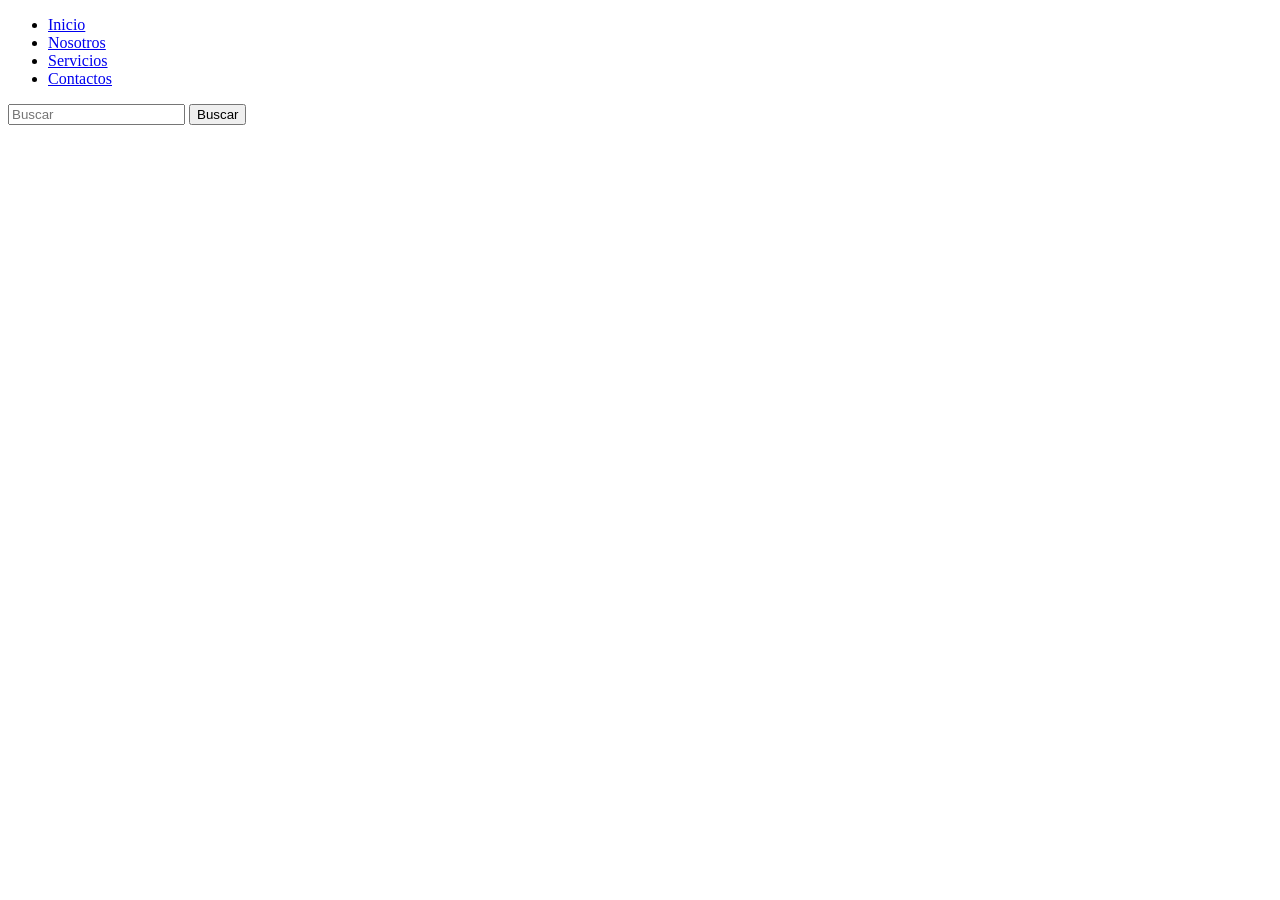
<file: 1P/navegador.html>
<!DOCTYPE html>
<html lang="en">
<head>
    <meta charset="UTF-8">
    <meta name="viewport" content="width=, initial-scale=1.0">
    <title>Document</title>
</head>
<body>
    <div class="contenedor">
        <div class="navegador">
            <ul>
                <li><a href="index.html">Inicio</a></li>
                <li><a href="nosotros.html">Nosotros</a></li>
                <li><a href="servicios.html">Servicios</a></li>
                <li><a href="contacto.html">Contactos</a></li>
            </ul>
            <input type="text" placeholder="Buscar">
            <button type="button">
                Buscar
            </button>
        </div>
    </div>
</body>
</html>
</file>
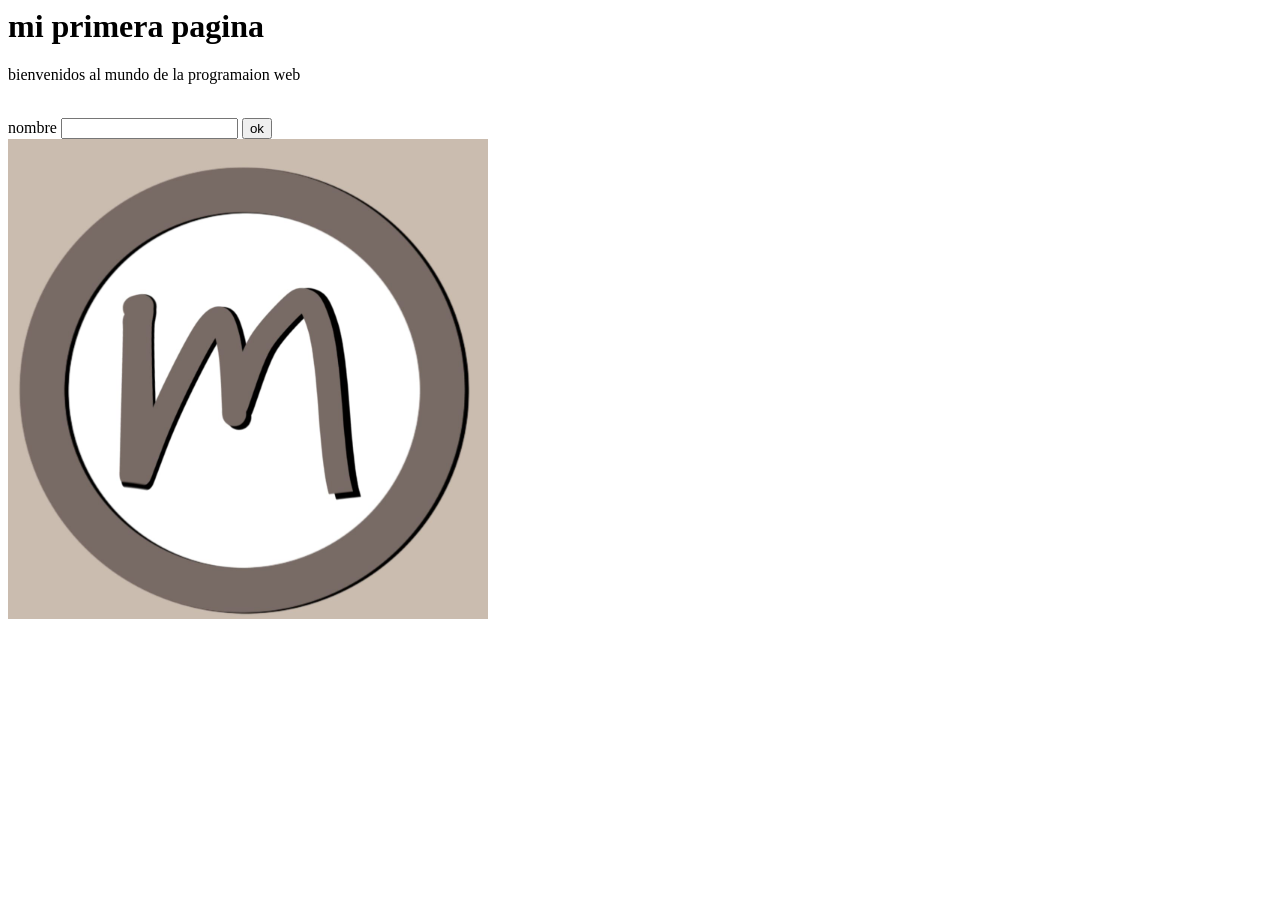
<file: 1P/practica1.html>
<html>
    <head>
        <title>mi primera pagina 4H</title>
    </head>

    <body>
        <h1>mi primera pagina</h1>
        <p>bienvenidos al mundo de la programaion web</p>
        <br>
        <label for="">nombre</label>
        <input type="text" name = "nombre" id = "nombre">
        <button>ok</button>
        <br>
        <img src="img/logo.jpg.jpeg" width="480">
    </body>
</html>
</file>
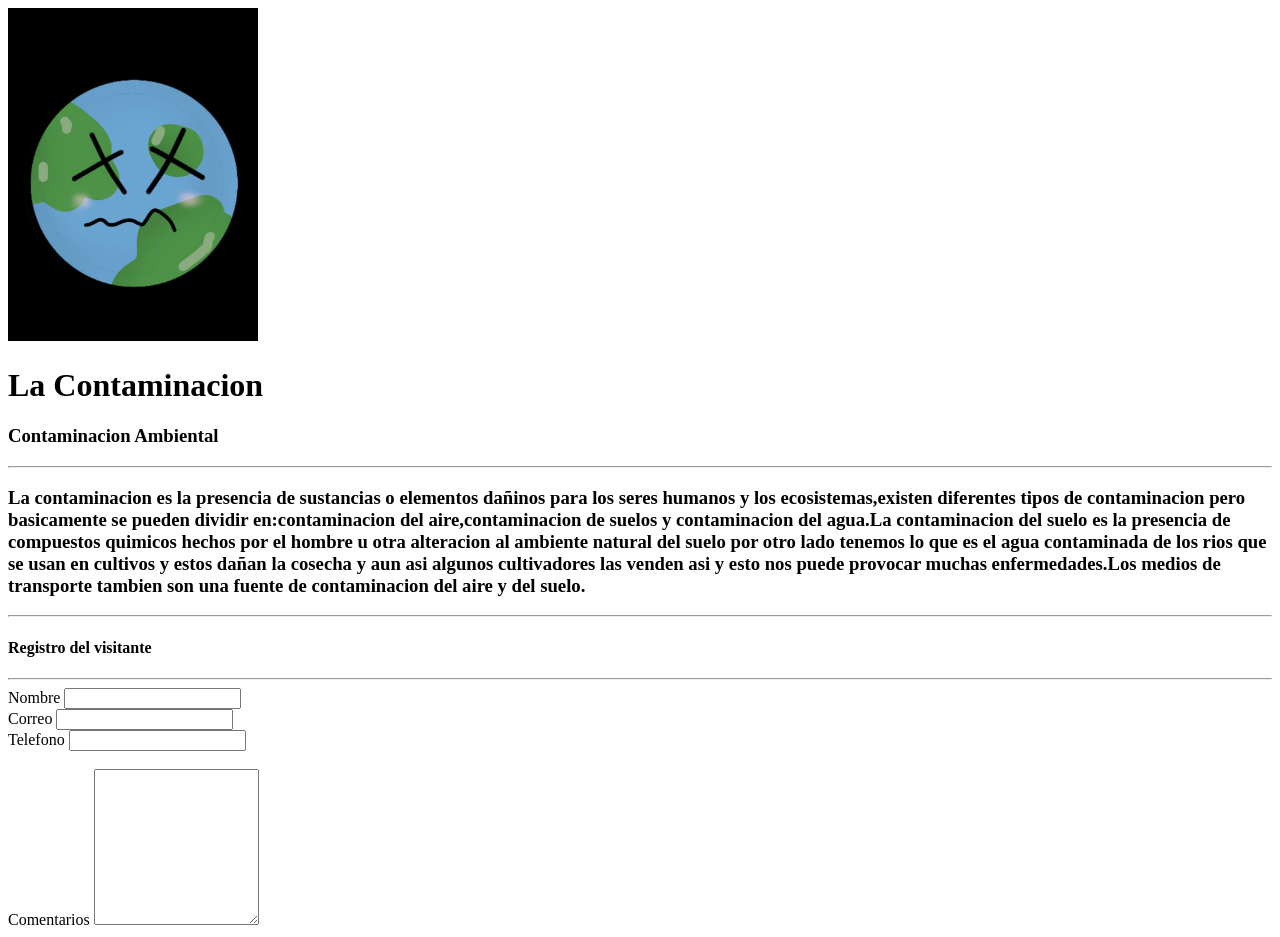
<file: 1P/practica2.html>
<!DOCTYPE html>
<html lang="en">
<head>
    <meta charset="UTF-8">
    <meta name="viewport" content="width=device-width, initial-scale=1.0">
    <title>Monserrat Hernandez</title>
</head>
<body>
<img src="img/contaminacion.jpg.jpeg" width="250">
<h1>La Contaminacion</h1>
<h3>Contaminacion Ambiental </h3>
<hr>
<h3>La contaminacion es la presencia de sustancias o elementos dañinos para los seres humanos y los ecosistemas,existen diferentes tipos de contaminacion pero basicamente se pueden dividir en:contaminacion del aire,contaminacion de suelos y contaminacion del agua.La contaminacion del suelo es la presencia de compuestos quimicos hechos por el hombre u otra alteracion al ambiente natural del suelo por otro lado tenemos lo que es el agua contaminada de los rios que se usan en cultivos y estos dañan la cosecha y aun asi algunos cultivadores las venden asi y esto nos puede provocar muchas enfermedades.Los medios de transporte tambien son una fuente de contaminacion del aire y del suelo.</h3>
<hr>
<h4>Registro del visitante</h4>
<hr>
<label for="">Nombre</label>
<input type="text">
<br>
<label for=>Correo</label>
<input type="email">
<br>
<label for="">Telefono</label>
<input type="text">
<br>
<br>
<label for="">Comentarios</label>

<textarea name="" id="" cols="18" rows="10" ></textarea>

    
</body>
</html>
</file>
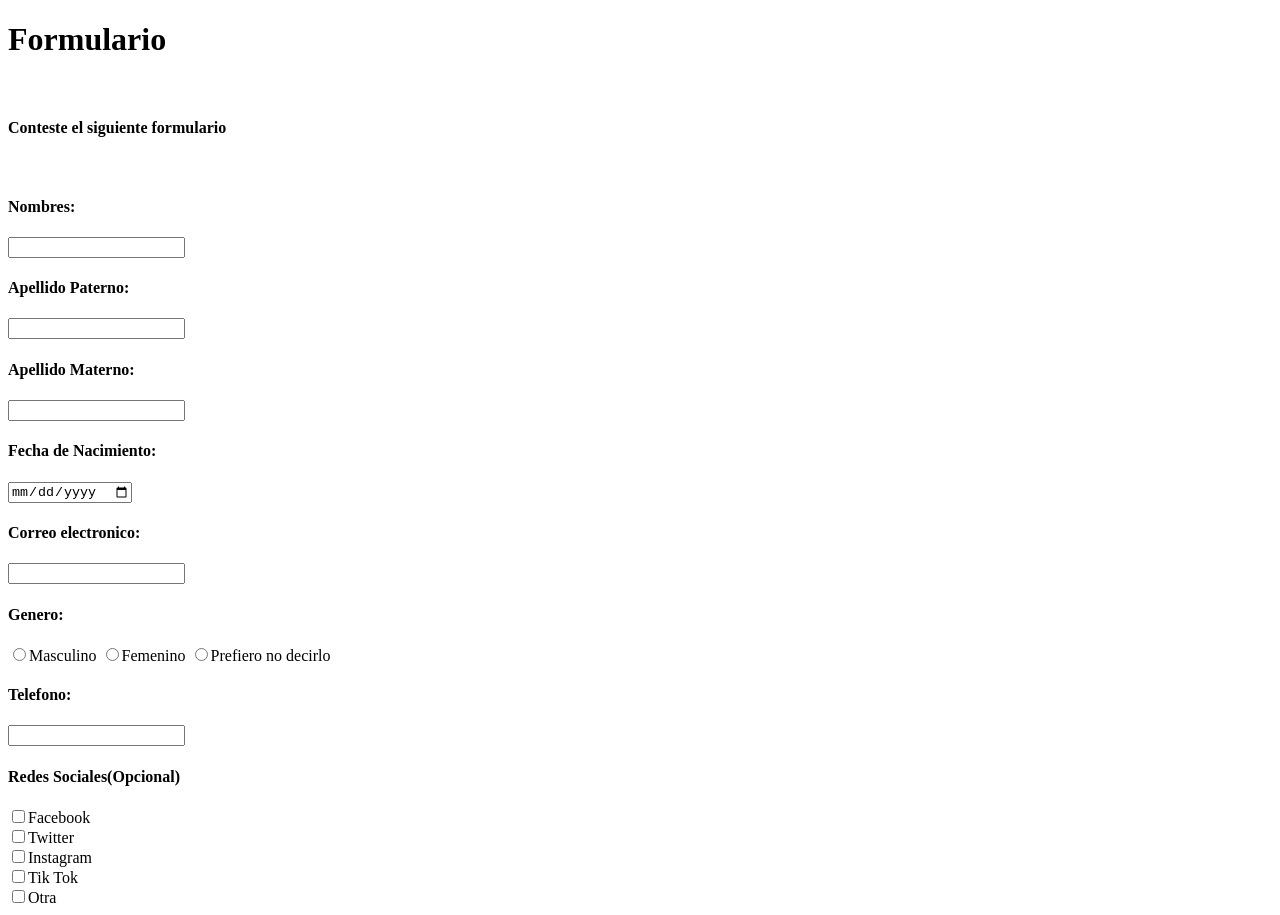
<file: 1P/practica3.html>
<!DOCTYPE html>
<html lang="en">
<head>
    <meta charset="UTF-8">
    <meta name="viewport" content="width=device-width, initial-scale=1.0">
    <title>Formulario</title>
</head>
<body>
    <h1>Formulario</h1>
    <br>
    <h4>Conteste el siguiente formulario</h4>
    <br>
    <h4>Nombres:</h4>
    <input type="nombre"name=>
    <br>
    <h4>Apellido Paterno:</h4>
    <input type="apellido_P" name=>
    <br>
    <h4>Apellido Materno:</h4>
    <input type="apellido_M" name=>
    <br>
    <h4>Fecha de Nacimiento:</h4>
    <input type="date"name=>
    <br>
    <h4>Correo electronico:</h4>
    <input type="email"name=>
    <br>
    <h4>Genero:</h4>
    <input type="radio" name="genero" id="">Masculino
    <input type="radio" name="genero" id="">Femenino
    <input type="radio" name="genero" id="">Prefiero no decirlo
    <br>
    <h4>Telefono:</h4>
    <input type="numero_telefono"name=>
    <br>
    <h4>Redes Sociales(Opcional)</h4>
    <input type="checkbox" name="Facebook" id="">Facebook<br>
    <input type="checkbox" name="Twitter" id="">Twitter<br>
    <input type="checkbox" name="Instagram" id="">Instagram<br>
    <input type="checkbox" name="Tik Tok" id="">Tik Tok<br>
    <input type="checkbox" name="Otra" id="">Otra<br>

</body>
</html>
</file>
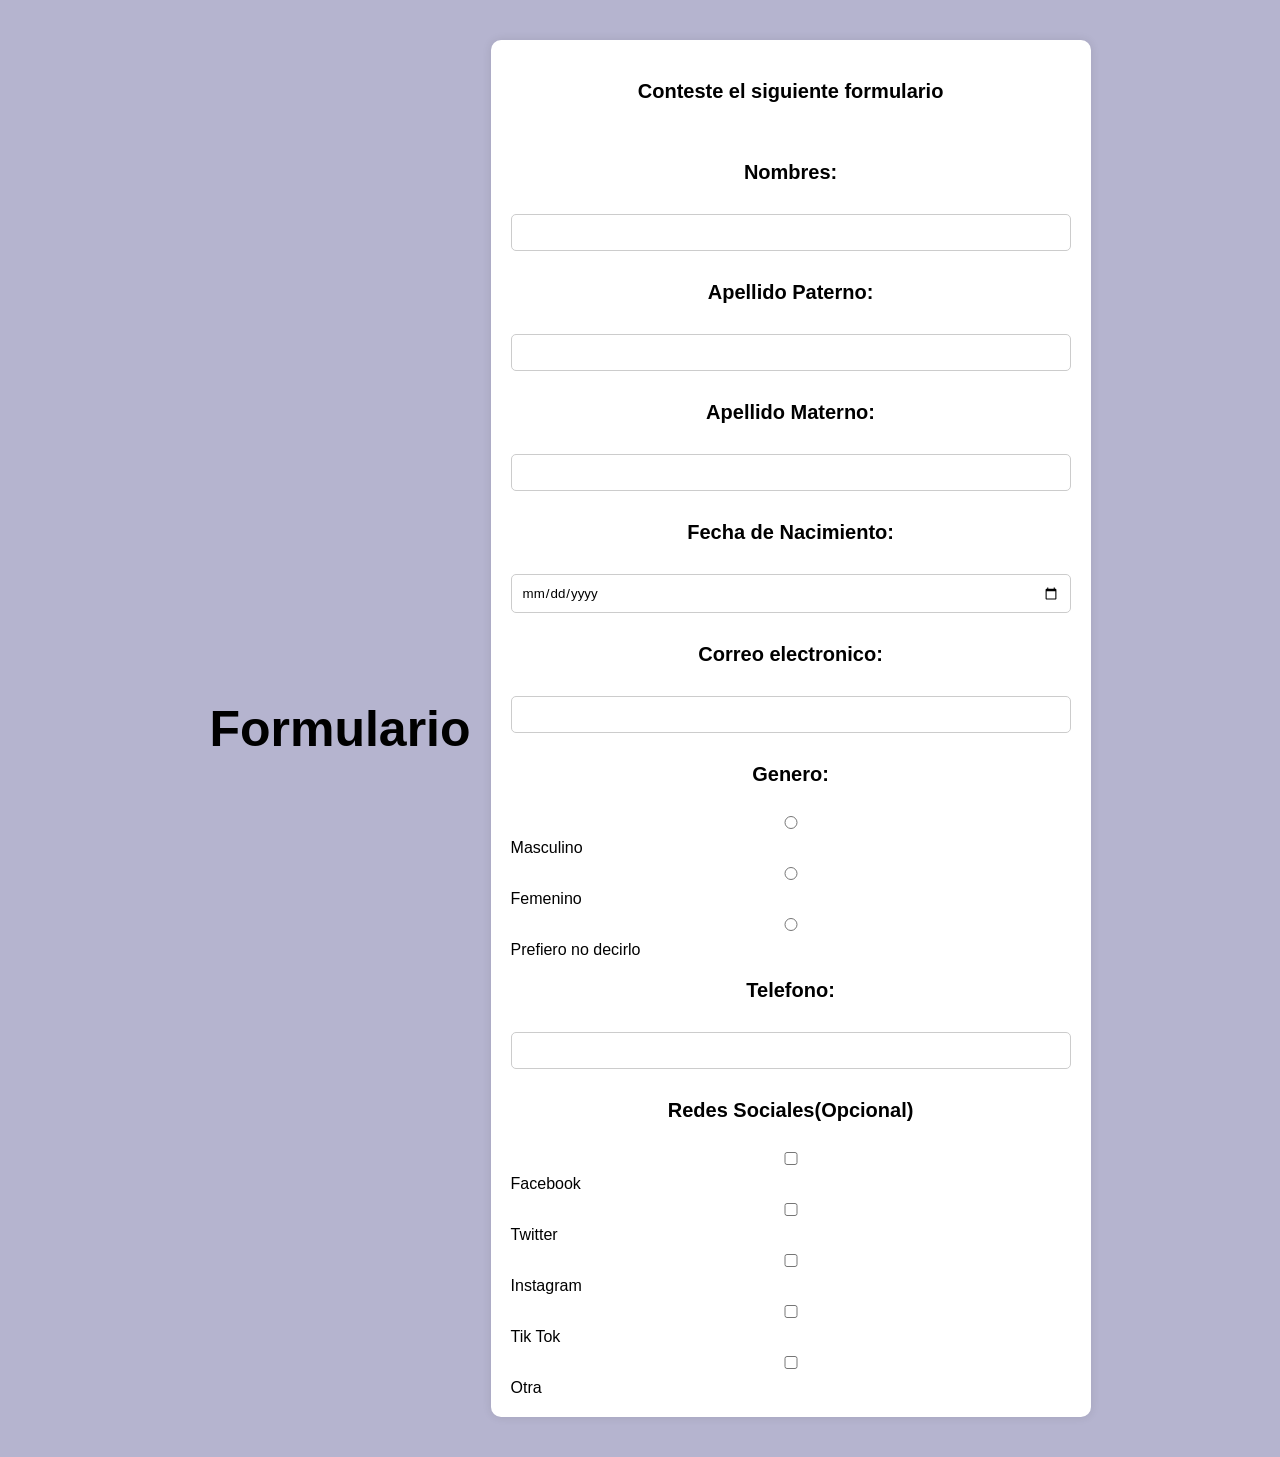
<file: 1P/practica4.html>
<!DOCTYPE html>
<html lang="en">
<head>
    <meta charset="UTF-8">
    <meta name="viewport" content="width=device-width, initial-scale=1.0">
    <title>Formulario</title>
    <link rel="stylesheet" href="css/miestilo.css">
    
</head>
<body>

    <h1>Formulario</h1>
    
    <div class="contenedor">
        <h4>Conteste el siguiente formulario</h4>
        <br>
        <h4>Nombres:</h4>
        <input type="nombre"name=>
        <br>
        <h4>Apellido Paterno:</h4>
        <input type="apellido_P" name=>
        <br>
        <h4>Apellido Materno:</h4>
        <input type="apellido_M" name=>
        <br>
        <h4>Fecha de Nacimiento:</h4>
        <input type="date"name=>
        <br>
        <h4>Correo electronico:</h4>
        <input type="email"name=>
        <br>
        <h4>Genero:</h4>
        <input type="radio" name="genero" id="">Masculino
        <input type="radio" name="genero" id="">Femenino
        <input type="radio" name="genero" id="">Prefiero no decirlo
        <br>
        <h4>Telefono:</h4>
        <input type="numero_telefono"name=>
        <br>
        <h4>Redes Sociales(Opcional)</h4>
        <input type="checkbox" name="Facebook" id="">Facebook<br>
        <input type="checkbox" name="Twitter" id="">Twitter<br>
        <input type="checkbox" name="Instagram" id="">Instagram<br>
        <input type="checkbox" name="Tik Tok" id="">Tik Tok<br>
        <input type="checkbox" name="Otra" id="">Otra<br>
    
    </div>
    
</body>
</html>
</file>
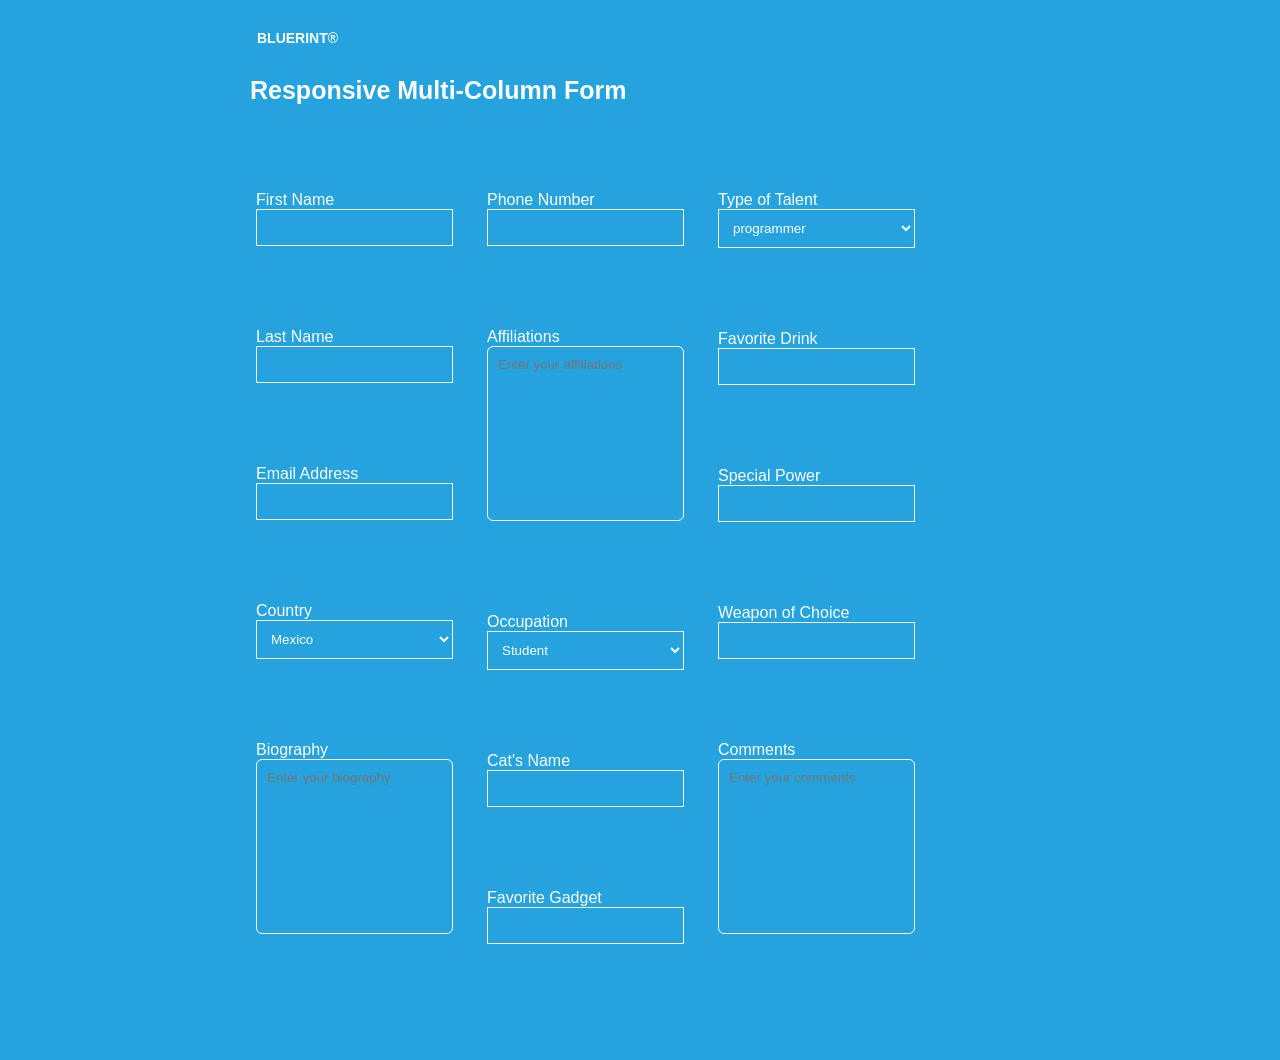
<file: 2P/pagina1.html>
<!DOCTYPE html>
<html lang="en">
  <head>
    <meta charset="UTF-8" />
    <meta
      name="viewport"
      content="width=device-width, initial-scale=1.0, viewport-fit=cover"
    />
    <link rel="stylesheet" href="css/css1.css" />
    <title>Document</title>
  </head>
  <body>
    <div class="container">
      <h5>BLUERINT®</h5>
      <header>Responsive Multi-Column Form</header>
      <form action="#">
        <div class="form first">
          <div class="details personal">
            <div class="fields">
              <div class="columna 1">
                <div class="input-field">
                  <label for="first-name">First Name</label>
                  <input type="text" id="first-name" required />
                </div>

                <div class="input-field">
                  <label for="last-name">Last Name</label>
                  <input type="text" id="last-name" required />
                </div>

                <div class="input-field">
                  <label for="email">Email Address</label>
                  <input type="email" id="email" required />
                </div>

                <div class="input-field">
                  <label for="country">Country</label>
                  <select id="country">
                    <option value="option1">Mexico</option>
                    <option value="option2">EEUU</option>
                    <option value="option3">CANADA</option>
                  </select>
                </div>

                <div class="input-field">
                  <label for="biography">Biography</label>
                  <textarea
                    id="biography"
                    placeholder="Enter your biography"
                    required
                  ></textarea>
                </div>
              </div>

              <div class="columna 2">
                <div class="input-field">
                  <label for="phone">Phone Number</label>
                  <input type="text" id="phone" required />
                </div>

                <div class="input-field">
                  <label for="affiliations">Affiliations</label>
                  <textarea
                    id="affiliations"
                    placeholder="Enter your affiliations"
                    required
                  ></textarea>
                </div>

                <div class="input-field">
                  <label for="occupation">Occupation</label>
                  <select id="occupation">
                    <option value="option1">Student</option>
                    <option value="option2">musician</option>
                    <option value="option3">gamer</option>
                  </select>
                </div>

                <div class="input-field">
                  <label for="cat-name">Cat's Name</label>
                  <input type="text" id="cat-name" required />
                </div>

                <div class="input-field">
                  <label for="gadget">Favorite Gadget</label>
                  <input type="text" id="gadget" required />
                </div>
              </div>

              <div class="columna 3">
                <div class="input-field">
                  <label for="talent">Type of Talent</label>
                  <select id="talent">
                    <option value="option1">programmer</option>
                    <option value="option2">mathematical</option>
                    <option value="option3">designer</option>
                  </select>
                </div>

                <div class="input-field">
                  <label for="drink">Favorite Drink</label>
                  <input type="text" id="drink" required />
                </div>

                <div class="input-field">
                  <label for="power">Special Power</label>
                  <input type="text" id="power" required />
                </div>

                <div class="input-field">
                  <label for="weapon">Weapon of Choice</label>
                  <input type="text" id="weapon" required />
                </div>

                <div class="input-field">
                  <label for="comments">Comments</label>
                  <textarea
                    id="comments"
                    placeholder="Enter your comments"
                    required
                  ></textarea>
                </div>
              </div>
            </div>
          </div>
        </div>
      </form>
    </div>
  </body>
</html>
</file>
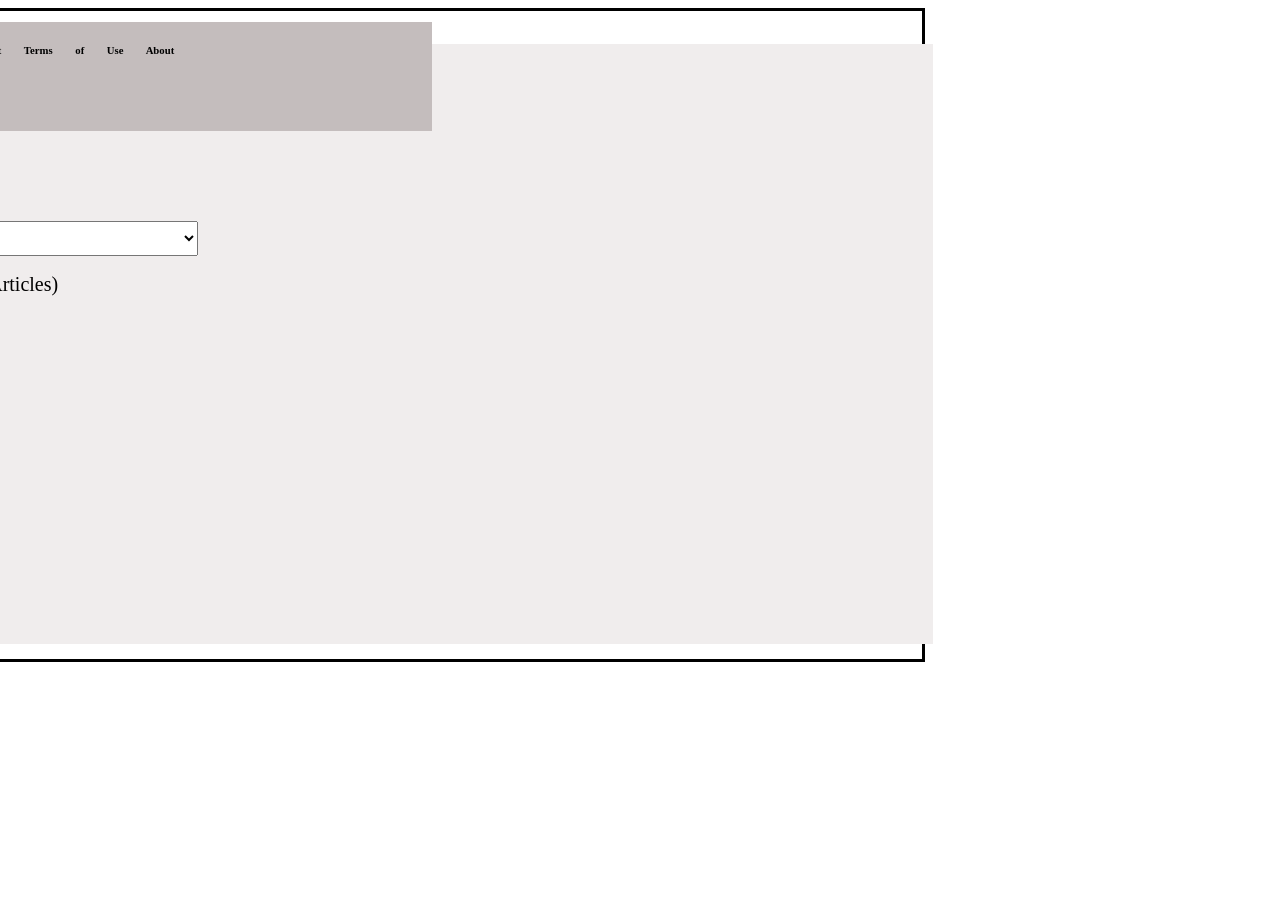
<file: 2P/pagina2.html>
<!DOCTYPE html>
<html lang="en">
  <head>
    <meta charset="UTF-8" />
    <meta name="viewport" content="width=device-width, initial-scale=1.0" />
    <link rel="stylesheet" href="css/css2.css" />
    <link rel="stylesheet" href="bootsrap/css/bootstrap-grid.min.css" />
    <link
      rel="stylesheet"
      href="https://cdn.jsdelivr.net/npm/bootstrap-icons@1.11.3/font/bootstrap-icons.min.css"
    />
    <link rel="stylesheet" href="bootsrap/js/bootstrap.bundle.min.js" />
    <link rel="shortcut icon" href="" />
    <title>Settings</title>
  </head>
  <body>
    <div class="container">
      <div class="header">
        <header>
          <h6>News</h6>
          <i class="bi bi-dash"></i>
          <i class="bi bi-square"></i>
          <i class="bi bi-x-lg"></i>
        </header>
      </div>
      <div class="body">
        <div class="top-menu">
          <i class="bi bi-list"></i>
        </div>
        <div class="side-menu">
          <i class="bi bi-house"></i>
          <i class="bi bi-star"></i>
          <i class="bi bi-pin-map"></i>
          <i class="bi bi-play"></i>
          <i class="bi bi-emoji-smile"></i>
        </div>
        <div class="bottom-menu">
          <i class="bi bi-people"></i>
          <i class="bi bi-gear"></i>
        </div>

        <div class="main-content">
          <header>
            <i class="bi bi-arrow-left"></i>
            <h5>Settings</h5>
            <h6>General Privacy Statement Terms of Use About</h6>
          </header>
        </div>
        <div class="options">
          <h3>Options</h3>
          <label for="">Choose Edition</label><br /><br />
          <select name="" id="">
            <option value="">United States English</option></select
          ><br /><br />
          <label for="">Dark Theme Mode (for Articles)</label><br /><br />
          <input type="checkbox" id="darkModeToggle" />
          <label for="darkModeToggle" class="toggle-button"></label>
          <label for="">Off</label><br /><br />
          <h3>Notifications</h3>
          <label for="">Breaking News Alerts</label><br /><br />
          <input type="checkbox" id="alertsToggle" />
          <label for="alertsToggle" class="toggle-button"></label>
          <label for="">On</label>
        </div>
      </div>
    </div>
  </body>
</html>
</file>
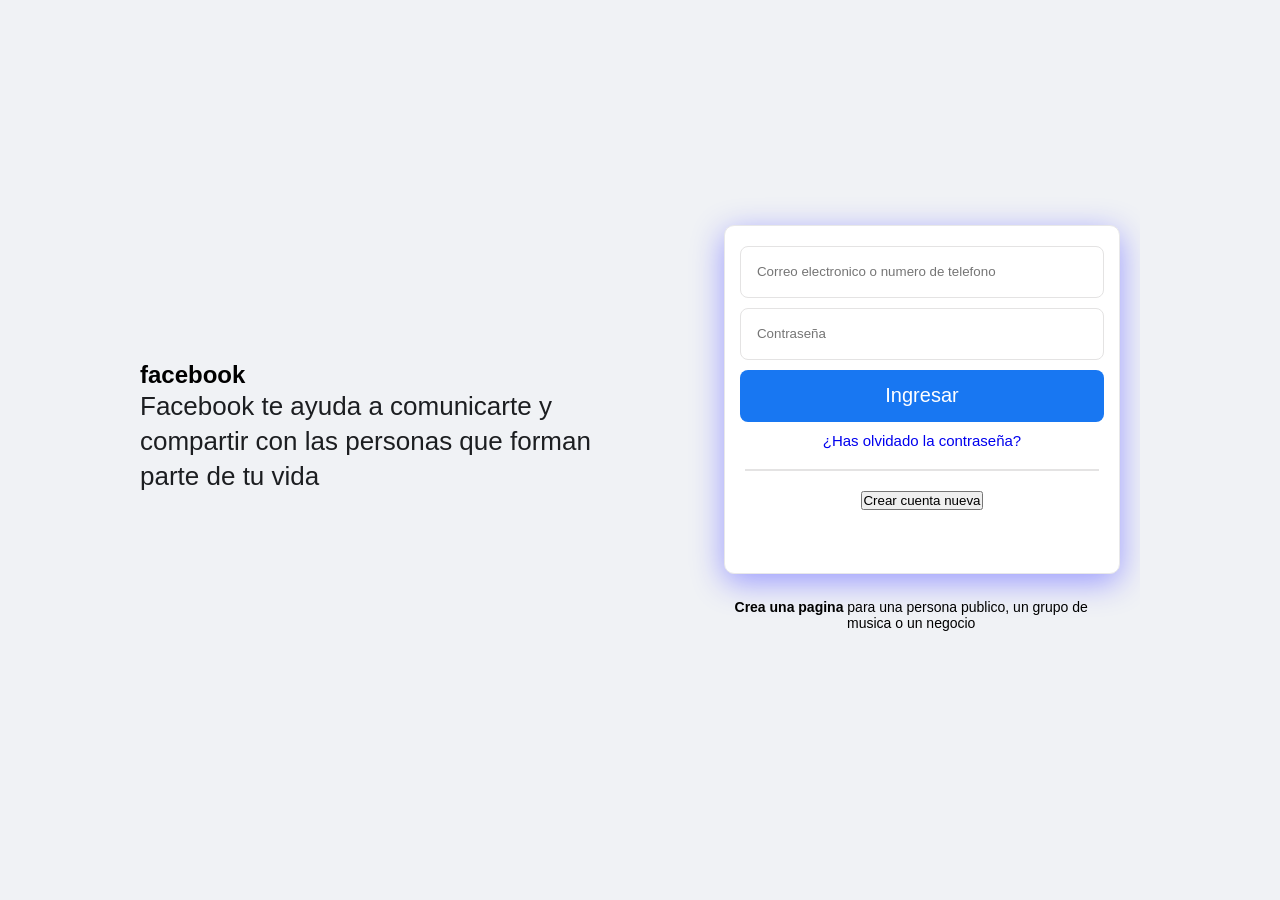
<file: 2P/pagina6.html>
<!DOCTYPE html>
<html lang="en">
<head>
    <meta charset="UTF-8">
    <meta name="viewport" content="width=device-width, initial-scale=1.0">
    <link rel="stylesheet" href="css/css6.css">
    <link rel="preconnect" href="https://fonts.googleapis.com"> <link rel="preconnect" href="https://fonts.gstatic.com" crossorigin> <link href="https: //fonts.googleapis.com/css2?family=Open+Sans:ital,wght@0,300..800;1,300..800&display=swap" rel="stylesheet">

    <title>DOCUMENTO</title>
</head>
<body>
    <div class="contenedor">
        <div class="textos">
            <h2>facebook</h2>
            <p>Facebook te ayuda a comunicarte y compartir con las personas que forman parte de tu vida </p>
        </div>
        <div>
            <div class="form">
                <input type="text"
                placeholder="Correo electronico o numero de telefono">
                <input type="text" placeholder="Contraseña">

                <button type="submit"
                 class="Ingresar">Ingresar</button>
                <a href="#">¿Has olvidado la contraseña?</a>

                <hr>

                <button class="nueva cuenta">Crear cuenta nueva</button>
            </div>
            
            <div class="contenedor-ul">
                <p class="afuera"><span>Crea una pagina</span>  para una persona publico, un grupo de musica o un negocio </p>
            </div>
        </div>
    </div>
</body>
</html>
</file>
<file: 1P/css/miestilo.css>
*{
    font-family: sans-serif;
    padding: 20px;
    margin: 0;
    box-sizing: border-box;
}

body{
    width: 100%;
    height: 100%;
    background-color: #b5b4cf;
    display: flex;
    justify-content: center;
    align-items: center;
    padding: 20px;
}

h1{
    text-align: center;
    color: #000000;
    font-size: 50px;
}

h4{
    font-size: 30px;
    text-align: center;
    color: #000000;
    font-size: 20px;
}

input{
    width: 100%;
    padding: 10px;
    margin: 10px 0;
    border-radius: 5px;
    border: 1px solid #ccc;
}

button{
    width: 100%;
    padding: 10px;
    margin: 10px 0;
    border-radius: 5px;
    border: 1px solid #ccc;
    background-color: #b5b4cf;
    color: white;
    font-weight: bold;
    cursor: pointer;
}

button:hover{
    background-color: #a3a2c3;
}
.contenedor{
    background-color: white;
    padding: 20px;
    border-radius: 10px;
    box-shadow: 0 0 10px rgba(0, 0, 0, 0.1);
    max-width: 600px;
    width: 100%;
    text-align: left;
}
</file>
<file: 2P/css/css1.css>
* {
    margin: 0;
    padding: 0;
    box-sizing: border-box;
    font-family: 'popins', sans-serif;
}


body {
    min-height: 100vh;
    display: flex;
    align-items: center;
    justify-content: center;
    background: #24a3df;
}

.container {
    position: relative;
    max-width: 900px;
    width: 100%;
    border-radius: 6px;
    padding: 30px;
    margin: 0 15px;
    background-color: #24a3df;
}

.container header {
    font-size: 25px;
    font-weight: 600;
    color: #333;
    margin-bottom: 20px;
    color: #fff;
    padding: 30px;
}

.container h5{
    font-size: 14px;
    font-weight: 600;
    color: #333;
    color: #fff;
    padding-left: 37px;
}
.container form {
    position: relative;
    background-color: #24a3df;
    padding: 20px;
    border-radius: 8px;
    display: flex;
    flex-wrap: wrap;
    justify-content: space-between;
    color: #fff;
}

.container form .fields {
    width: 100%;
    display: flex;
    flex-wrap: wrap;
    justify-content: space-between;
    gap: 2px;
}

.container form .fields .input-field {
    flex-basis: calc(33.33% - 20px);
    margin-bottom: 40px;
    padding: 16px;
}

.input-field {
    display: flex;
    flex-direction: column;
}

.input-field input,
.input-field select,
.input-field textarea {
    border: 1px solid #ffffff;
    padding: 10px;
    width: 100%;
    box-sizing: border-box;
    background-color: #24a3df;
    color: #ffffff;
    margin-bottom: 10px;
}


@media (max-width: 768px) {
    .container form .fields .input-field {
        flex-basis: calc(100% - 20px); 
    }
}

#affiliations,
#biography,
#comments {
    resize: none; 
    width: 100%; 
    height: 175px; 
    padding: 10px; 
    border-radius: 6px; 
    border: 1px solid #ffffff; 
    box-sizing: border-box; 
    background-color: #24a3df;
    color: #ffffff; 
    display: block; 
    margin-bottom: 20px;
}
</file>
<file: 2P/css/css2.css>
body {
    min-height: 20vh;
    display: flex;
    align-items: center;
    justify-content: center;
  }
  
  .container {
    position: relative;
    max-width: 590px;
    width: 100%;
    border-radius: 0px;
    padding: 15px;
    margin: 0 15px;
    border: #000000 solid;
    background-color: #ffffff;
    right: 300px;
  }
  
  .header h6 {
    position: absolute;
    font-size: 15px;
  }
  
  .header i {
    position: relative;
    display: inline-block;
    width: 2.5em;
    left: 450px;
  }
  
  .container .body {
    position: relative;
    min-height: 600px;
    margin-right: 100px;
    margin-right: -2.5vh;
    margin-left: -2.5vh;
    background-color: rgb(240, 237, 237);
  }
  
  .container .side-menu {
    background-color: black;
    max-width: 40px;
    min-height: 480px;
  }
  
  .container .top-menu {
    background-color: red;
    max-width: 40px;
    min-height: 45px;
  }
  
  .container .top-menu i {
    font-size: 25px;
    color: white;
    position: relative;
    margin-left: 1vh;
  }
  
  .container .side-menu i {
    display: center;
    color: white;
    font-size: 30px;
    margin-left: 1vh;
  }
  
  .container .bottom-menu {
    background-color: red;
    max-width: 40px;
    min-height: 45px;
  }
  
  .container .bottom-menu i {
    display: center;
    color: white;
    font-size: 30px;
    margin-left: 1vh;
  }
  
  .container .main-content {
    position: relative;
    max-width: 544px;
    width: 100%;
    border-radius: 0px;
    margin: 0 15px;
    background-color: rgb(196, 189, 189);
    right: -25px;
    max-height: -10px;
    margin-top: -615px;
    padding: 50px;
  }
  
  .main-content h5 {
    position: relative;
    font-size: 20px;
    margin-top: -35px;
    color: black;
  }
  
  .container .main-content i {
    font-size: 30px;
    color: rgb(0, 0, 0);
    position: relative;
    right: 40px;
    display: block;
    margin-left: -1vh;
    margin-top: -10vh;
  }
  
  .container .main-content h6 {
    display: inline;
    position: relative;
    word-spacing: 20px;
    display: flex;
    margin-top: 40px;
  }
  
  .container .options {
    position: relative;
    left: 50px;
  }
  
  .container .options {
    font-size: 15px;
  }
  
  .toggle-button {
    background-color: #ffffff;
    width: 60px;
    height: 30px;
    border-radius: 50px;
    border-color: rgb(0, 0, 0, 0);
    cursor: pointer;
    position: relative;
    transition: 0.2s;
  }
  
  .toggle-button::before {
    position: absolute;
    content: " ";
    background-color: #000000;
    width: 20px;
    height: 20px;
    border-radius: 50px;
    margin: 5px;
    transition: 0.2s;
  }
  
  input {
    display: none;
  }
  
  label {
    font-size: 20px;
    position: absolute;
  }
  
  input:checked + .toggle-button {
    background-color: #0875ca;
  }
  
  input:checked + .toggle-button::before {
    transform: translateX(30px);
  }
  
  select {
    position: relative;
    width: 400px;
    height: 35px;
  }
</file>
<file: 2P/css/css6.css>
*{
    margin: 0;
    padding: 0;
    box-sizing: border-box;
    font-family: "Open Sans", sans-serif;
}

body{
    background: #F0F2F5;

}

.contenedor{
    width: 100%;
    max-width: 1000px;
    margin: auto;
   height: 95vh;
   display: flex;
   justify-content: space-between;
   align-items: center;
   overflow: hidden;


}

.textos{
    width: 60%;
    margin-right: 70px;
}
.textosh2{
    font-size: 55px;
    color: #1877f2

}

.textos p{
    color: #1C1E21;
    font-size: 26px;
    font-weight: 500;
    line-height: 35px;

}

.form{
    width: 396px;
    height: 349px;
    border-radius: 10px;
    border: 1px solid #e8e8e9;
    box-shadow: 0px 8px 32px rgba(153,153,1530.30);
    background: #fff;
    padding: 20px 0 20px 0;
    margin: 40px 0px 0px0;
    text-align: center


}
.form input{
    width: 364px;
    height: 52px;
    background: #fff;
    padding: 14px 16px;
    margin-bottom: 10px;
    border-radius: 8px;
    border: none;
    border: 1px solid #e4e3e3


}

.form input:focus{
    border-color: #1877f2;
    outline: none;
}

.form .Ingresar{

    width: 364px;
    height: 52px;
    background: #1877f2;
    color: white;
    border: none;
    border-radius: 8px;
    font-size: 20px;
    margin-bottom: 10px;

}

.form a{
    display: inline-block;
    text-decoration: none;
    color: 1877f2;
    font-size: 15px;
    margin-bottom: 20px;

}

.form hr{
    margin: 0 20px 0 20px;
    margin-bottom: 20px;
    border: 0.2px solid #e4e3e3;

}

.form .nuevacuenta{
    width: 189.8px;
    height: 48px;
    font-size: 18px;
    border-radius: 6px;
    border: none;
    color: #fff;
    background: #42b72a;
    
}

.contenedor-ul{
    width: 90%;

}

.afuera{
    font-size: 14px;
    text-align: center;
    margin-top: 25px;

}

.afuera span{
    font-size: 14px;
    font-weight: 700;
}
</file>
